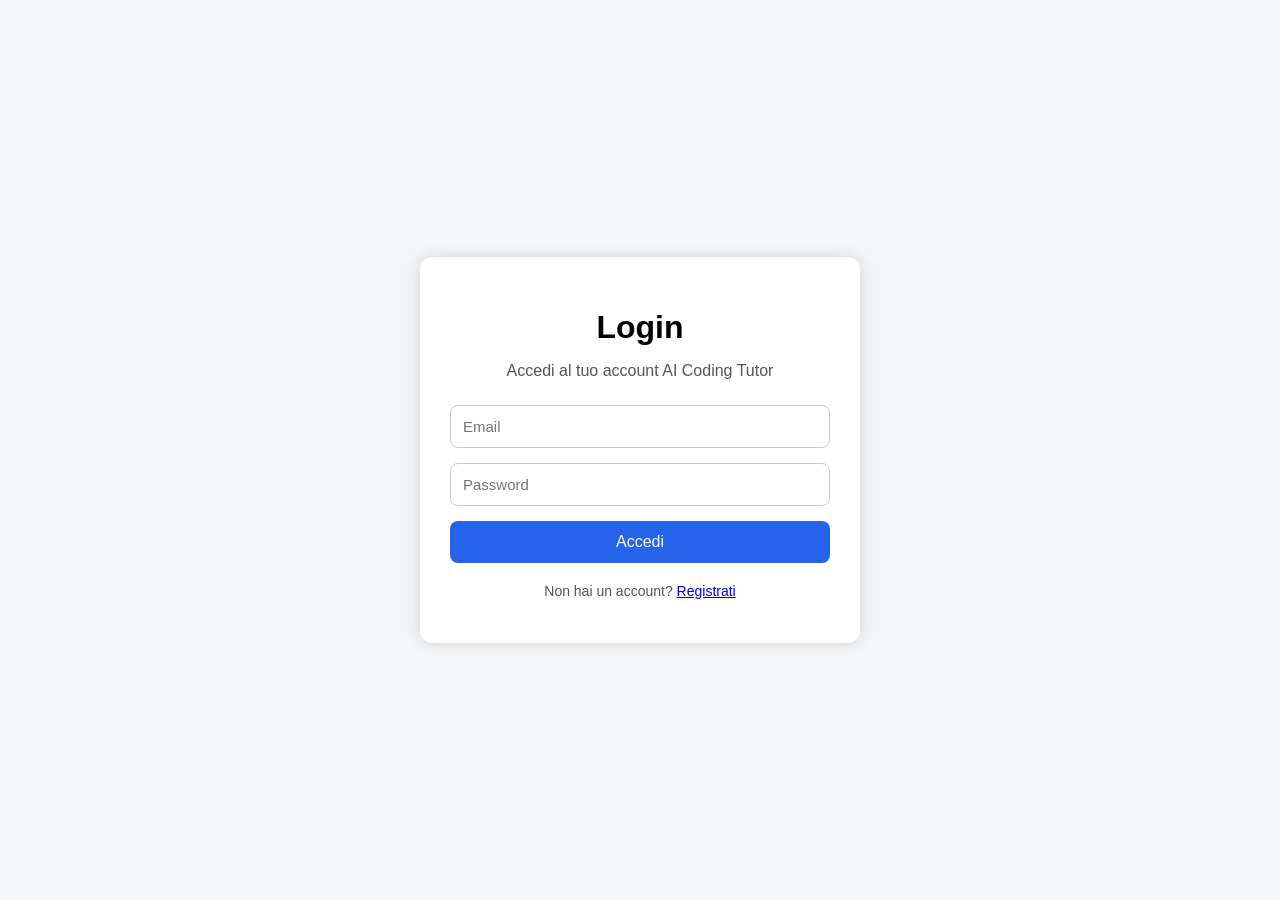
<file: ai-coding-tutor/frontend/index.html>
<!DOCTYPE html>
<html lang="it">
<head>
    <meta charset="UTF-8">
    <meta name="viewport" content="width=device-width, initial-scale=1.0">
    <title>AI Coding Tutor</title>
    <link rel="stylesheet" href="style.css">
</head>
<body>
    <div class="app-container">
        <aside class="sidebar">
            <h2>AI Coding Tutor</h2>
            <p class="subtitle">Supporto allo studio della programmazione</p>

            <nav class="mode-menu">
                <button class="mode-btn active" data-mode="Tutor">Tutor</button>
                <button class="mode-btn" data-mode="Debug codice">Debug codice</button>
                <button class="mode-btn" data-mode="Esercizi">Esercizi</button>
                <button class="mode-btn" data-mode="Quiz">Quiz</button>
            </nav>
        </aside>

        <main class="chat-area">
            <header class="chat-header">
                <div>
                    <h1>Assistente intelligente per il coding</h1>
                </div>
            </header>

            <div class="header-actions">
                <span class="status">Online</span>
                <button id="logoutBtn" class="logout-btn">Logout</button>
            </div>

            <section id="chatMessages" class="chat-messages">
                <div class="message ai-message">
                    <strong>AI Tutor</strong>
                    <p>Ciao! Posso aiutarti a studiare programmazione, correggere codice, creare esercizi o generare quiz.</p>
                </div>

                <div class="message user-message">
                    <strong>Studente</strong>
                    <p>Puoi spiegarmi le funzioni in C++?</p>
                </div>

                <div class="message ai-message">
                    <strong>AI Tutor</strong>
                    <p>Una funzione in C++ è un blocco di codice riutilizzabile che svolge un compito specifico.</p>
                    <pre><code>int somma(int a, int b) {
    return a + b;
}</code></pre>
                </div>
            </section>

            <form id="chatForm" class="input-area">
                <input id="messageInput" type="text" placeholder="Scrivi una domanda o incolla del codice..." autocomplete="off">
                <button type="submit">Invia</button>
            </form>
        </main>

        <aside class="history-sidebar">

           <button id="newChatBtn" class="new-chat-btn">+ Nuova Chat</button>

                <h3 class="history-title">Storico chat</h3>

                <div id="historyList"></div>

            </div>

        </aside>

    </div>

    <script src="script.js"></script>
</body>
</html>
</file>
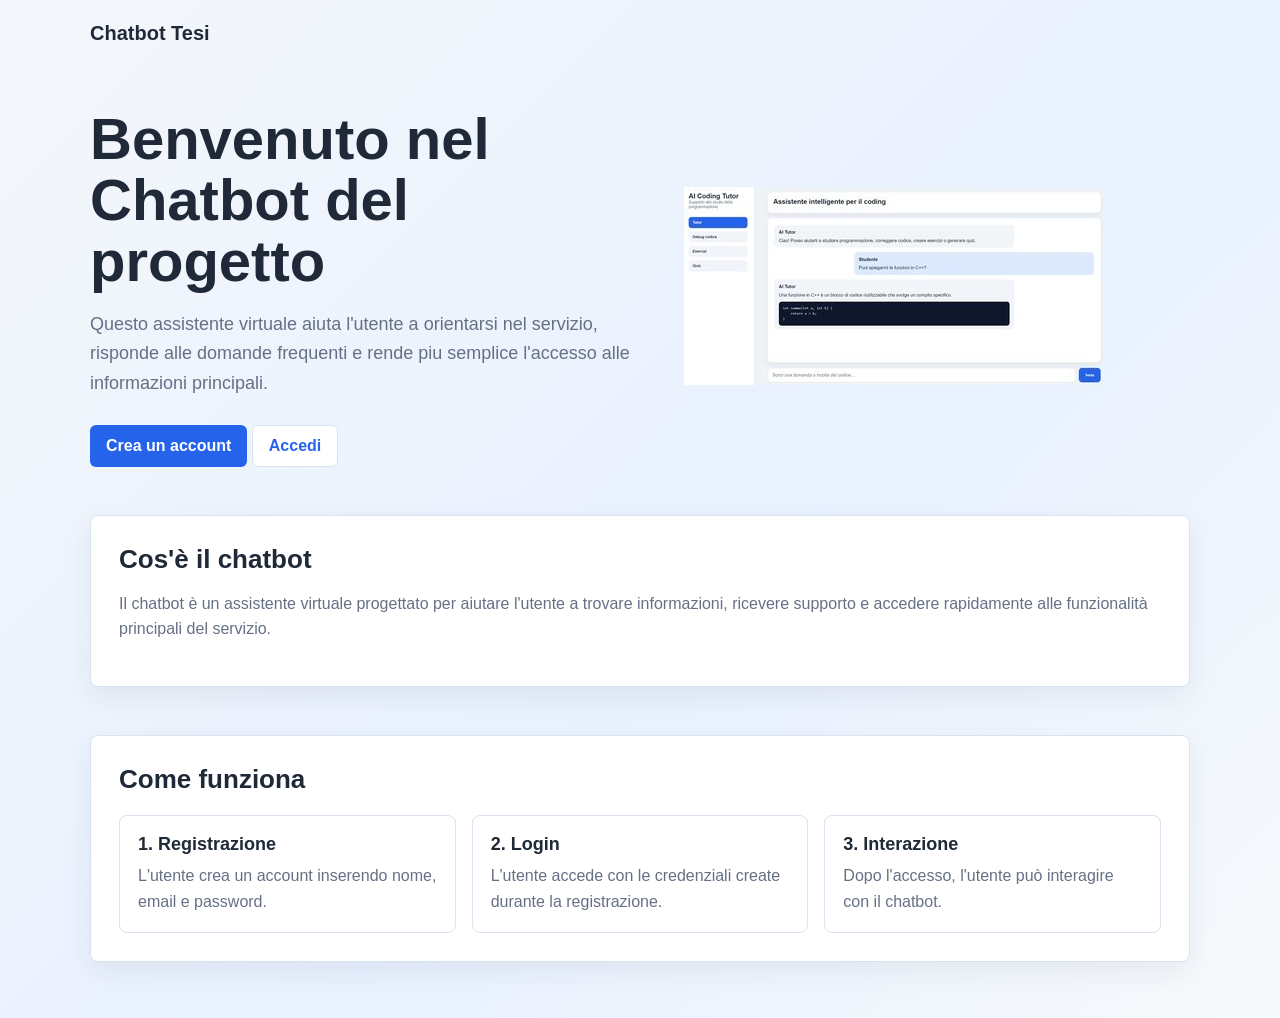
<file: ai-coding-tutor/frontend/Home_page.html>
<!DOCTYPE html>
<html lang = "it">

<head>

    <meta charset="UTF-8">
    <meta name="viewport" content="width=device-width, initial-scale=1.0">
    <title>AI Coding Tutor</title>
    <link rel="stylesheet" href="style_home.css">

</head>

<header>

    <a class="brand" href="Home_page.html">Chatbot Tesi</a>

</header>

<main>

    <section class = "sezione">

        <div class = "intro">

            <h1>Benvenuto nel Chatbot del progetto</h1>

            <p>
                Questo assistente virtuale aiuta l'utente a orientarsi nel servizio,
                risponde alle domande frequenti e rende piu semplice l'accesso alle
                informazioni principali.
            </p>

            <a class="button" href="registrazione.html">Crea un account</a>
            <a class="button secondary" href="login.html">Accedi</a>

        </div>

        <div>
            <img src="chatbot.jpg" alt="Illustrazione del chatbot">
        </div>

    </section>

    <section class="about">
  <h2>Cos'è il chatbot</h2>
  <p>
    Il chatbot è un assistente virtuale progettato per aiutare l'utente
    a trovare informazioni, ricevere supporto e accedere rapidamente
    alle funzionalità principali del servizio.
  </p>
</section>

<section class="how-it-works">

  <h2>Come funziona</h2>

  <div class="steps">

    <div class="step">

      <h3>1. Registrazione</h3>

      <p>L'utente crea un account inserendo nome, email e password.</p>

    </div>

    <div class="step">

      <h3>2. Login</h3>

      <p>L'utente accede con le credenziali create durante la registrazione.</p>
    
    </div>

    <div class="step">

      <h3>3. Interazione</h3>

      <p>Dopo l'accesso, l'utente può interagire con il chatbot.</p>

    </div>

  </div>

</section>

</main>

</html>
</file>
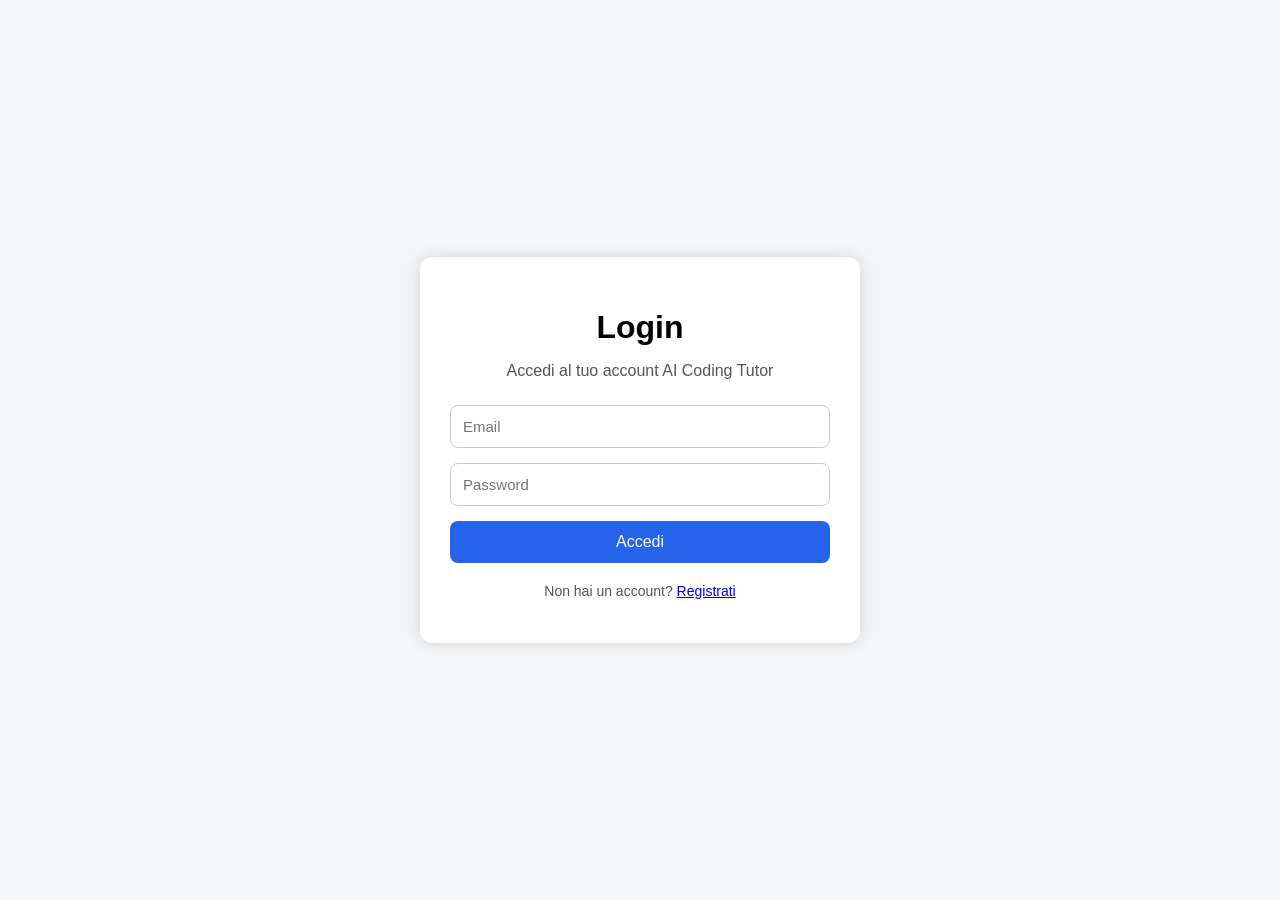
<file: ai-coding-tutor/frontend/login.html>
<!DOCTYPE html>
<html lang="it">

<head>

  <meta charset="UTF-8">

  <title>AI Coding Tutor</title>

  <link rel="stylesheet" href="style_login.css">

</head>

<body>

  <div class="login-container">

    <h1>Login</h1>

    <p>Accedi al tuo account AI Coding Tutor</p>

    <form id="FormLogin">

      <input type="email" name="email" placeholder="Email" required>

      <input type="password" name="password" placeholder="Password" required>

      <button type="submit">Accedi</button>

    </form>

    <p id="feedback" class="feedback"></p>

    <p class="register-link">
      Non hai un account? <a href="registrazione.html">Registrati</a>
    </p>

  </div>

  <script src="login.js"></script>

</body>

</html>
</file>
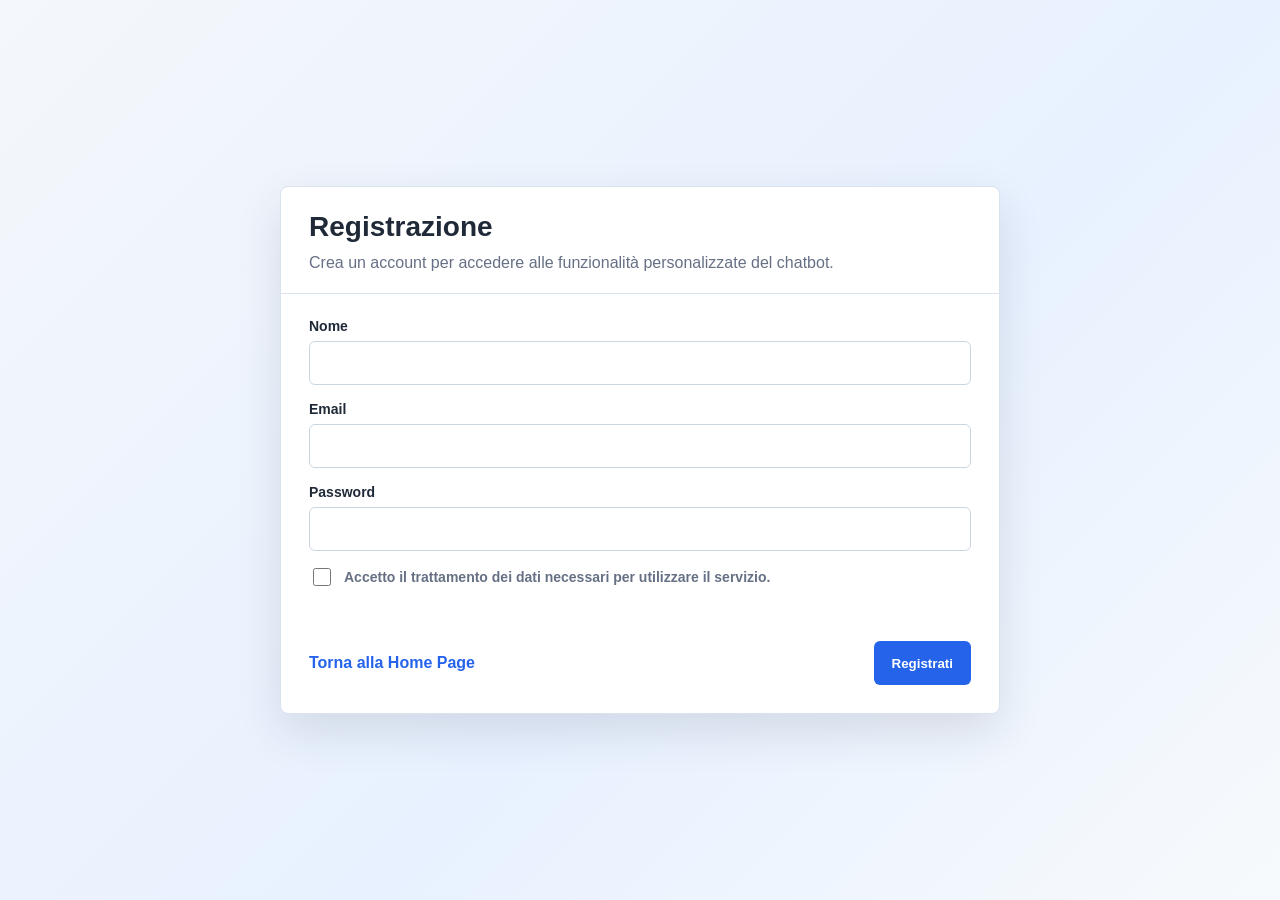
<file: ai-coding-tutor/frontend/registrazione.html>
<!DOCTYPE html>
<html lang="it">

<head>
  <meta charset="UTF-8">
  <meta name="viewport" content="width=device-width, initial-scale=1.0">
  <title>Registrazione - AI Coding Tutor</title>
  <link rel="stylesheet" href="style_registrazione.css">
</head>

<body class="auth-page">

  <main class="auth-box">

    <header>
      <h1>Registrazione</h1>
      <p>Crea un account per accedere alle funzionalità personalizzate del chatbot.</p>
    </header>

    <form id="FormRegistrazione">

      <div class="field">
        <label for="nome">Nome</label>
        <input id="nome" name="nome" type="text" required>
      </div>

      <div class="field">
        <label for="email">Email</label>
        <input id="email" name="email" type="email" required>
      </div>

      <div class="field">
        <label for="password">Password</label>
        <input id="password" name="password" type="password" required>
      </div>

      <label class="privacy">
        <input id="privacy" name="privacy" type="checkbox" required>
        <span>Accetto il trattamento dei dati necessari per utilizzare il servizio.</span>
      </label>

      <div id="feedback" class="feedback"></div>

      <div class="actions">
        <a href="Home_page.html">Torna alla Home Page</a>
        <button type="submit">Registrati</button>
      </div>

    </form>

  </main>

  <script src="registrazione.js"></script>

</body>
</html>
</file>
<file: ai-coding-tutor/frontend/style.css>
* {
    box-sizing: border-box;
    margin: 0;
    padding: 0;
}

body {
    font-family: Arial, Helvetica, sans-serif;
    background: #eef3f8;
    color: #1f2937;
}

.app-container {
    display: grid;
    grid-template-columns: 260px 1fr 280px;
    gap: 24px;
    min-height: 100vh;
}

.sidebar {
    background: #ffffff;
    padding: 24px;
    border-right: 1px solid #dce3ea;
}

.subtitle {
    font-size: 14px;
    color: #64748b;
    margin-bottom: 28px;
}

.mode-menu {
    display: flex;
    flex-direction: column;
    gap: 12px;
}

.mode-btn {
    border: none;
    padding: 12px 14px;
    border-radius: 10px;
    text-align: left;
    background: #f1f5f9;
    cursor: pointer;
    font-weight: 600;
    color: #334155;
}

.mode-btn:hover,
.mode-btn.active {
    background: #2563eb;
    color: white;
}

.chat-area {
    display: flex;
    flex-direction: column;
    padding: 24px 0;
}

.chat-header {
    display: flex;
    justify-content: space-between;
    align-items: center;
    background: white;
    padding: 20px;
    border-radius: 16px;
    margin-bottom: 20px;
    box-shadow: 0 8px 20px rgba(15, 23, 42, 0.06);
}

.chat-header h1 {
    font-size: 24px;
    margin-bottom: 6px;
}

.chat-header p {
    color: #64748b;
}

.status {
    background: #dcfce7;
    color: #166534;
    padding: 8px 12px;
    border-radius: 999px;
    font-size: 14px;
    font-weight: bold;
    margin-bottom: 5px;
}

.chat-messages {
    flex: 1;
    background: white;
    border-radius: 16px;
    padding: 24px;
    overflow-y: auto;
    box-shadow: 0 8px 20px rgba(15, 23, 42, 0.06);
}

.message {
    max-width: 75%;
    padding: 14px 16px;
    border-radius: 14px;
    margin-bottom: 16px;
    line-height: 1.5;
}

.message strong {
    display: block;
    margin-bottom: 6px;
}

.message p {
    white-space: pre-line;
}

.ai-message {
    background: #f1f5f9;
}

.user-message {
    background: #dbeafe;
    margin-left: auto;
}

.mode-label {
    display: inline-block;
    background: #dbeafe;
    color: #1d4ed8;
    padding: 4px 8px;
    border-radius: 999px;
    font-size: 12px;
    margin-bottom: 8px;
}

pre {
    margin-top: 12px;
    background: #0f172a;
    color: #e2e8f0;
    padding: 14px;
    border-radius: 10px;
    overflow-x: auto;
}

.input-area {
    display: flex;
    gap: 12px;
    margin-top: 20px;
}

.input-area input {
    flex: 1;
    padding: 16px;
    border: 1px solid #cbd5e1;
    border-radius: 12px;
    font-size: 16px;
}

.input-area button {
    border: none;
    padding: 0 24px;
    border-radius: 12px;
    background: #2563eb;
    color: white;
    font-weight: bold;
    cursor: pointer;
}

.input-area button:hover {
    background: #1d4ed8;
}

.info-card {
    background: #f8fafc;
    padding: 18px;
    border-radius: 14px;
    margin-bottom: 18px;
}

.info-card h3 {
    margin-bottom: 10px;
}

.info-card ul {
    padding-left: 20px;
    line-height: 1.8;
}

select {
    width: 100%;
    padding: 10px;
    border-radius: 8px;
    border: 1px solid #cbd5e1;
}

small {
    display: block;
    margin-top: 3px;
    color: #6b7280;
    margin-bottom: 10px;
    font-size: 1rem;
}

/* Sidebar destra dello storico */
.history-sidebar {
    background: #ffffff;
    padding: 24px;
    border-left: 1px solid #dce3ea;
    overflow-y: auto;
}

.history-section {
    margin-top: 0;
    padding: 0;
}

.history-section h3 {
    font-size: 18px;
    margin-bottom: 16px;
    color: #0f172a;
}   

#historyList {
    display: flex;
    flex-direction: column;
    gap: 10px;
}

.history-item {
    background-color: #f1f5f9;
    color: #1e293b;
    padding: 12px 14px;
    border-radius: 12px;
    font-size: 14px;
    cursor: pointer;
    border: 1px solid #e2e8f0;
    transition: 0.2s;
}

.history-item:hover {
    background-color: #2563eb;
    color: white;
    transform: translateX(-3px);
}

.history-item strong {
    display: block;
    font-size: 14px;
    margin-bottom: 4px;
}

.history-item span {
    display: block;
    font-size: 12px;
    opacity: 0.8;
}

/* Responsive */
@media (max-width: 1000px) {
    .app-container {
        grid-template-columns: 1fr;
    }

    .sidebar,
    .history-sidebar {
        border: none;
    }

    .chat-area {
        padding: 24px;
    }

    .message {
        max-width: 100%;
    }
}

.new-chat-btn {
    width: 100%;
    padding: 12px 14px;
    margin-bottom: 8px;
    border: none;
    border-radius: 12px;
    background: #2563eb;
    color: white;
    font-weight: bold;
    cursor: pointer;
}

.new-chat-btn:hover {
    background: #1d4ed8;
}

.history-title {
    margin-top: 20px;
    margin-bottom: 14px;
    font-size: 18px;
    color: #0f172a;
}

.header-actions {
    display: flex;
    align-items: center;
    gap: 12px;
}

.logout-btn {
    border: none;
    padding: 9px 14px;
    margin-bottom: 5px;
    border-radius: 999px;
    background: #ef4444;
    color: white;
    font-weight: bold;
    cursor: pointer;
}

.logout-btn:hover {
    background: #dc2626;
}

.history-item {
    display: flex;
    justify-content: space-between;
    align-items: center;
}

.delete-chat-btn {
    border: none;
    background: transparent;
    cursor: pointer;
    font-size: 16px;
}

.delete-chat-btn:hover {
    transform: scale(1.1);
}
</file>
<file: ai-coding-tutor/frontend/style_home.css>
:root {
  --bg: #f4f7fb;
  --surface: #ffffff;
  --ink: #1f2937;
  --muted: #667085;
  --line: #d9e2ef;
  --primary: #2563eb;
  --primary-dark: #1d4ed8;
  --secondary: #0f766e;
  --danger: #b42318;
  --success: #087443;
  --shadow: 0 18px 45px rgba(31, 41, 55, .12);
}

* {
    box-sizing: border-box;
}

body {
    margin: 0;
    min-height: 100vh;
    font-family: Arial, Helvetica, sans-serif;
    color: var(--ink);
    background: linear-gradient(135deg, #f4f7fb 0%, #e8f1ff 58%, #f7fafc 100%);
}

header {
  width: min(1100px, calc(100% - 32px));
  margin: 0 auto;
  padding: 22px 0;
  display: flex;
  align-items: center;
  justify-content: space-between;
  gap: 16px;
}

.brand {
  font-size: 20px;
  font-weight: 800;
  color: var(--ink);
  text-decoration: none;
}

nav {

    display: flex;
    gap: 10px;
    flex-wrap: wrap;
    justify-content: flex-end;

}

nav a,
.button {
    min-height: 42px;
    display: inline-flex;
    align-items: center;
    justify-content: center;
    border-radius: 6px;
    padding: 0 16px;
    font-weight: 700;
    text-decoration: none;
}

nav a {
    color: var(--primary);
}

.button {
    background: var(--primary);
    color: #ffffff;
}

.button:hover {
    background: var(--primary-dark);
}

.button.secondary {
    background: #ffffff;
    color: var(--primary);
    border: 1px solid var(--line);
}

main {
  width: min(1100px, calc(100% - 32px));
  margin: 0 auto;
  padding: 42px 0 56px;
}

.sezione {
    display: grid;
    grid-template-columns: 1.05fr .95fr;
    gap: 34px;
    align-items: center;
}

.intro h1 {
  margin: 0 0 18px;
  font-size: clamp(34px, 5vw, 58px);
  line-height: 1.05;
  letter-spacing: 0;
}

.intro p {
  margin: 0 0 26px;
  max-width: 640px;
  color: var(--muted);
  font-size: 18px;
  line-height: 1.65;
}

.about,
.how-it-works {
  margin-top: 48px;
  background: var(--surface);
  border: 1px solid var(--line);
  border-radius: 8px;
  padding: 28px;
  box-shadow: 0 10px 28px rgba(31, 41, 55, .07);
}

.about h2,
.how-it-works h2 {
  margin: 0 0 12px;
  font-size: 26px;
}

.about p,
.how-it-works p {
  color: var(--muted);
  line-height: 1.6;
}

.steps {
  display: grid;
  grid-template-columns: repeat(3, 1fr);
  gap: 16px;
  margin-top: 20px;
}

.step {
  border: 1px solid var(--line);
  border-radius: 8px;
  padding: 18px;
  background: #ffffff;
}

.step h3 {
  margin: 0 0 8px;
  font-size: 18px;
}

.step p {
  margin: 0;
}
</file>
<file: ai-coding-tutor/frontend/style_login.css>
body {
  margin: 0;
  font-family: Arial, sans-serif;
  background-color: #f4f6f8;
  display: flex;
  justify-content: center;
  align-items: center;
  height: 100vh;
}

.login-container {
  background-color: white;
  width: 380px;
  padding: 30px;
  border-radius: 12px;
  box-shadow: 0 0 15px rgba(0, 0, 0, 0.15);
  text-align: center;
}

.login-container h1 {
  margin-bottom: 10px;
}

.login-container p {
  color: #555;
}

form {
  display: flex;
  flex-direction: column;
  gap: 15px;
  margin-top: 25px;
}

input {
  padding: 12px;
  border: 1px solid #ccc;
  border-radius: 8px;
  font-size: 15px;
}

button {
  padding: 12px;
  border: none;
  border-radius: 8px;
  background-color: #2563eb;
  color: white;
  font-size: 16px;
  cursor: pointer;
}

button:hover {
  background-color: #1d4ed8;
}

.feedback {
  margin-top: 15px;
  font-size: 14px;
}

.feedback.error {
  color: red;
}

.feedback.success {
  color: green;
}

.register-link {
  margin-top: 20px;
  font-size: 14px;
}
</file>
<file: ai-coding-tutor/frontend/style_registrazione.css>
:root {
  --surface: #ffffff;
  --ink: #1f2937;
  --muted: #667085;
  --line: #d9e2ef;
  --primary: #2563eb;
  --primary-dark: #1d4ed8;
  --danger: #b42318;
  --success: #087443;
  --shadow: 0 18px 45px rgba(31, 41, 55, .12);
}

* {
  box-sizing: border-box;
}

body.auth-page {
  margin: 0;
  min-height: 100vh;
  font-family: Arial, Helvetica, sans-serif;
  color: var(--ink);
  background: linear-gradient(135deg, #f4f7fb 0%, #e8f1ff 58%, #f7fafc 100%);
  display: grid;
  place-items: center;
  padding: 24px;
}

.auth-box {
  width: min(720px, 100%);
  background: var(--surface);
  border: 1px solid var(--line);
  border-radius: 8px;
  box-shadow: var(--shadow);
  overflow: hidden;
}

.auth-box header {
  padding: 24px 28px 18px;
  border-bottom: 1px solid var(--line);
}

.auth-box h1 {
  margin: 0 0 8px;
  font-size: 28px;
}

.auth-box p {
  margin: 0;
  color: var(--muted);
  line-height: 1.5;
}

form {
  padding: 24px 28px 28px;
  display: grid;
  gap: 16px;
}

.field {
  display: grid;
  gap: 7px;
}

label {
  font-size: 14px;
  font-weight: 700;
}

input {
  width: 100%;
  min-height: 44px;
  border: 1px solid #cbd5e1;
  border-radius: 6px;
  padding: 0 13px;
  font-size: 15px;
}

input:focus {
  border-color: var(--primary);
  outline: 3px solid rgba(37, 99, 235, .16);
}

.privacy {
  display: flex;
  align-items: flex-start;
  gap: 10px;
  color: var(--muted);
  font-size: 14px;
  line-height: 1.45;
}

.privacy input {
  width: 18px;
  min-width: 18px;
  height: 18px;
  min-height: 18px;
  margin-top: 1px;
}

.feedback {
  min-height: 20px;
  font-size: 14px;
  font-weight: 700;
}

.error {
  color: var(--danger);
}

.success {
  color: var(--success);
}

.actions {
  display: flex;
  align-items: center;
  justify-content: space-between;
  gap: 16px;
  flex-wrap: wrap;
}

a {
  color: var(--primary);
  font-weight: 700;
  text-decoration: none;
}

button {
  min-height: 44px;
  border: 0;
  border-radius: 6px;
  padding: 0 18px;
  background: var(--primary);
  color: #ffffff;
  font-weight: 700;
  cursor: pointer;
}

button:hover {
  background: var(--primary-dark);
}

@media (max-width: 560px) {
  body.auth-page {
    padding: 0;
    place-items: stretch;
  }

  .auth-box {
    min-height: 100vh;
    border-radius: 0;
  }

  .auth-box header,
  form {
    padding-left: 18px;
    padding-right: 18px;
  }

  .actions {
    align-items: stretch;
    flex-direction: column;
  }

  button {
    width: 100%;
  }
}
</file>
